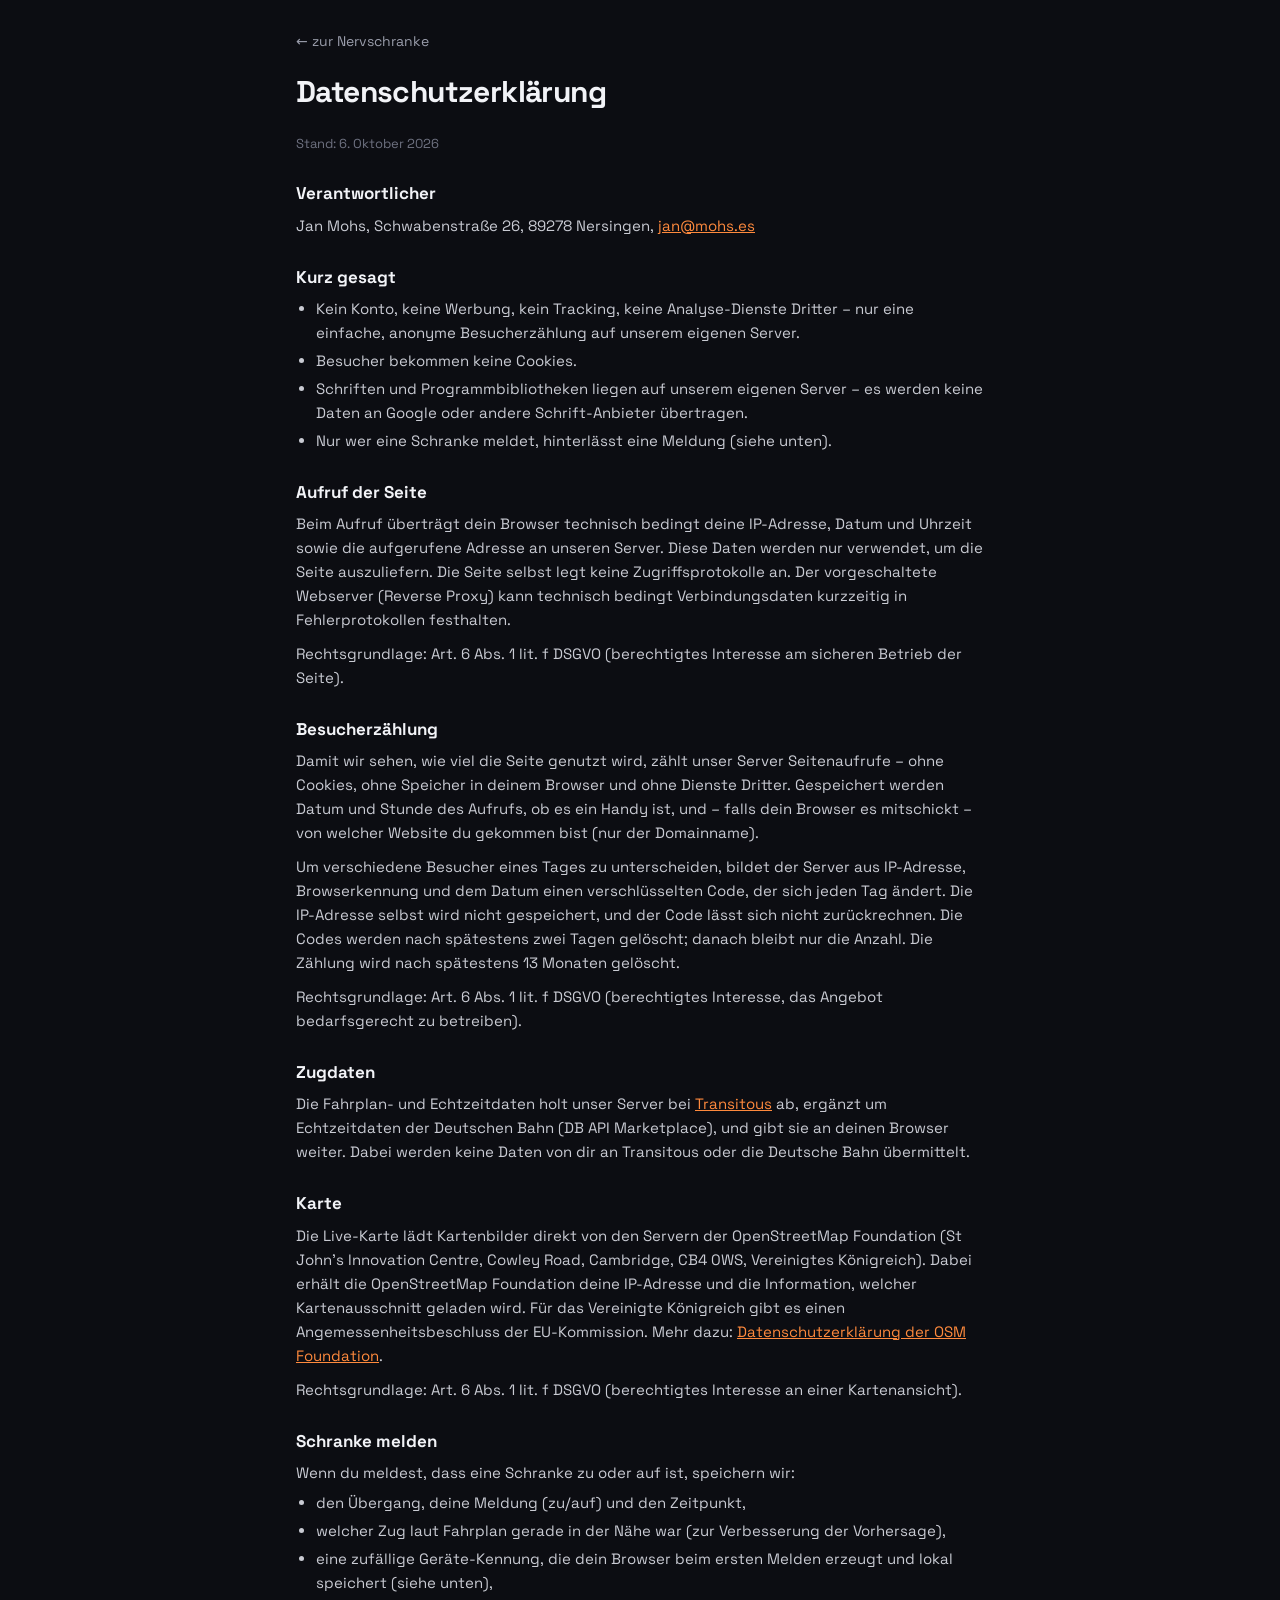
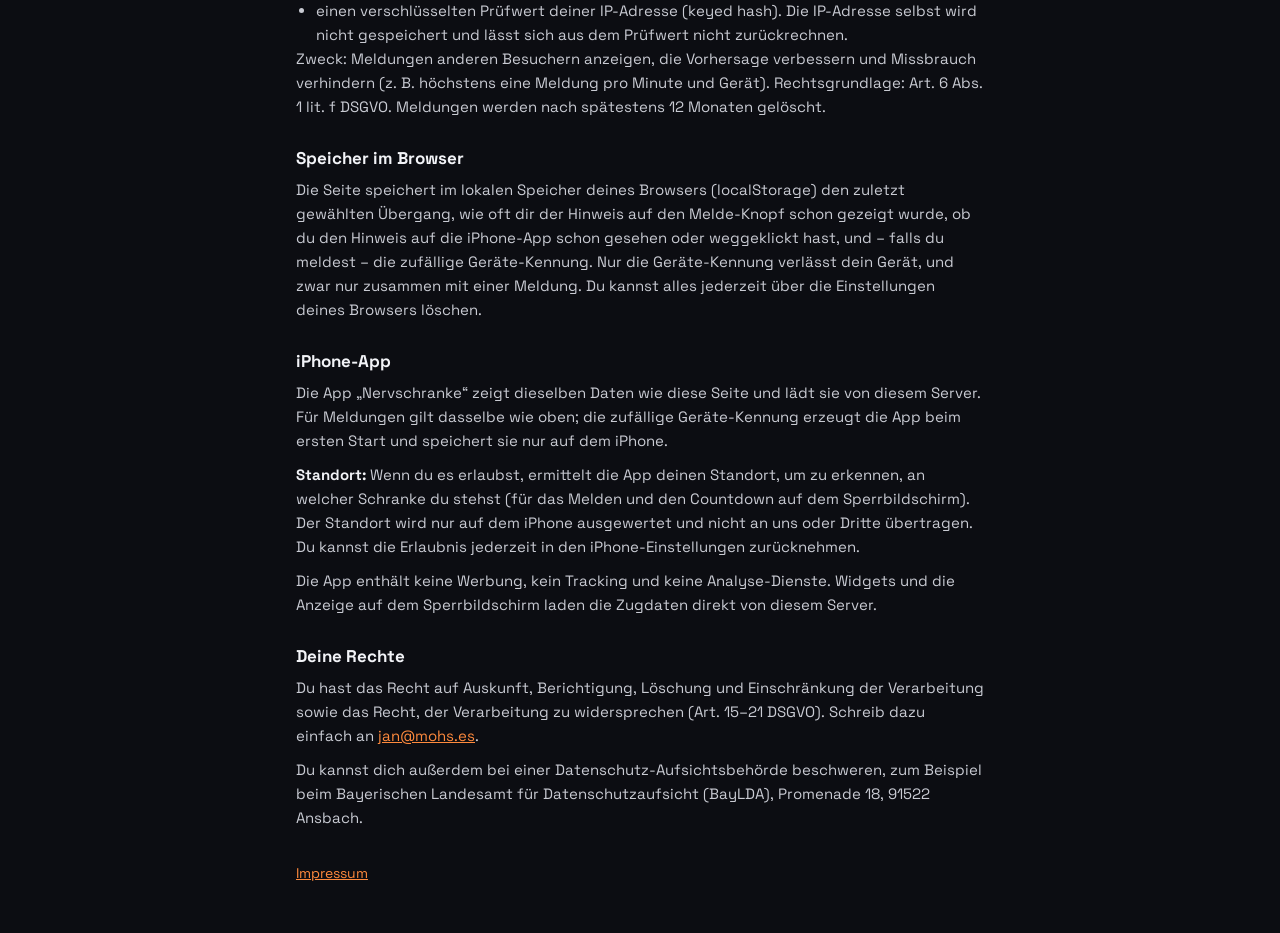
<file: datenschutz.html>
<!doctype html>
<html lang="de">
<head>
<meta charset="utf-8">
<meta name="viewport" content="width=device-width, initial-scale=1, viewport-fit=cover">
<title>Datenschutz – Nervschranke</title>
<meta name="theme-color" content="#0C0D12">
<link rel="icon" href="/static/favicon.svg" type="image/svg+xml">
<link rel="icon" href="/static/favicon-32.png" sizes="32x32" type="image/png">
<link rel="apple-touch-icon" href="/static/apple-touch-icon.png">
<link rel="stylesheet" href="/static/fonts.css">
<link rel="stylesheet" href="/static/text.css">
</head>
<body>
<main>
  <a class="back" href="/">← zur Nervschranke</a>
  <h1>Datenschutzerklärung</h1>
  <p class="stand">Stand: 6. Oktober 2026</p>

  <h2>Verantwortlicher</h2>
  <p>Jan Mohs, Schwabenstraße 26, 89278 Nersingen, <a href="mailto:jan@mohs.es">jan@mohs.es</a></p>

  <h2>Kurz gesagt</h2>
  <ul>
    <li>Kein Konto, keine Werbung, kein Tracking, keine Analyse-Dienste Dritter – nur eine einfache, anonyme Besucherzählung auf unserem eigenen Server.</li>
    <li>Besucher bekommen keine Cookies.</li>
    <li>Schriften und Programmbibliotheken liegen auf unserem eigenen Server – es werden keine Daten an Google oder andere Schrift-Anbieter übertragen.</li>
    <li>Nur wer eine Schranke meldet, hinterlässt eine Meldung (siehe unten).</li>
  </ul>

  <h2>Aufruf der Seite</h2>
  <p>Beim Aufruf überträgt dein Browser technisch bedingt deine IP-Adresse, Datum und Uhrzeit sowie die aufgerufene Adresse an unseren Server. Diese Daten werden nur verwendet, um die Seite auszuliefern. Die Seite selbst legt keine Zugriffsprotokolle an. Der vorgeschaltete Webserver (Reverse Proxy) kann technisch bedingt Verbindungsdaten kurzzeitig in Fehlerprotokollen festhalten.</p>
  <p>Rechtsgrundlage: Art. 6 Abs. 1 lit. f DSGVO (berechtigtes Interesse am sicheren Betrieb der Seite).</p>

  <h2>Besucherzählung</h2>
  <p>Damit wir sehen, wie viel die Seite genutzt wird, zählt unser Server Seitenaufrufe – ohne Cookies, ohne Speicher in deinem Browser und ohne Dienste Dritter. Gespeichert werden Datum und Stunde des Aufrufs, ob es ein Handy ist, und – falls dein Browser es mitschickt – von welcher Website du gekommen bist (nur der Domainname).</p>
  <p>Um verschiedene Besucher eines Tages zu unterscheiden, bildet der Server aus IP-Adresse, Browserkennung und dem Datum einen verschlüsselten Code, der sich jeden Tag ändert. Die IP-Adresse selbst wird nicht gespeichert, und der Code lässt sich nicht zurückrechnen. Die Codes werden nach spätestens zwei Tagen gelöscht; danach bleibt nur die Anzahl. Die Zählung wird nach spätestens 13 Monaten gelöscht.</p>
  <p>Rechtsgrundlage: Art. 6 Abs. 1 lit. f DSGVO (berechtigtes Interesse, das Angebot bedarfsgerecht zu betreiben).</p>

  <h2>Zugdaten</h2>
  <p>Die Fahrplan- und Echtzeitdaten holt unser Server bei <a href="https://transitous.org" target="_blank" rel="noopener">Transitous</a> ab, ergänzt um Echtzeitdaten der Deutschen Bahn (DB API Marketplace), und gibt sie an deinen Browser weiter. Dabei werden keine Daten von dir an Transitous oder die Deutsche Bahn übermittelt.</p>

  <h2>Karte</h2>
  <p>Die Live-Karte lädt Kartenbilder direkt von den Servern der OpenStreetMap Foundation (St John’s Innovation Centre, Cowley Road, Cambridge, CB4 0WS, Vereinigtes Königreich). Dabei erhält die OpenStreetMap Foundation deine IP-Adresse und die Information, welcher Kartenausschnitt geladen wird. Für das Vereinigte Königreich gibt es einen Angemessenheitsbeschluss der EU-Kommission. Mehr dazu: <a href="https://osmfoundation.org/wiki/Privacy_Policy" target="_blank" rel="noopener">Datenschutzerklärung der OSM Foundation</a>.</p>
  <p>Rechtsgrundlage: Art. 6 Abs. 1 lit. f DSGVO (berechtigtes Interesse an einer Kartenansicht).</p>

  <h2>Schranke melden</h2>
  <p>Wenn du meldest, dass eine Schranke zu oder auf ist, speichern wir:</p>
  <ul>
    <li>den Übergang, deine Meldung (zu/auf) und den Zeitpunkt,</li>
    <li>welcher Zug laut Fahrplan gerade in der Nähe war (zur Verbesserung der Vorhersage),</li>
    <li>eine zufällige Geräte-Kennung, die dein Browser beim ersten Melden erzeugt und lokal speichert (siehe unten),</li>
    <li>einen verschlüsselten Prüfwert deiner IP-Adresse (keyed hash). Die IP-Adresse selbst wird nicht gespeichert und lässt sich aus dem Prüfwert nicht zurückrechnen.</li>
  </ul>
  <p>Zweck: Meldungen anderen Besuchern anzeigen, die Vorhersage verbessern und Missbrauch verhindern (z. B. höchstens eine Meldung pro Minute und Gerät). Rechtsgrundlage: Art. 6 Abs. 1 lit. f DSGVO. Meldungen werden nach spätestens 12 Monaten gelöscht.</p>

  <h2>Speicher im Browser</h2>
  <p>Die Seite speichert im lokalen Speicher deines Browsers (localStorage) den zuletzt gewählten Übergang, wie oft dir der Hinweis auf den Melde-Knopf schon gezeigt wurde, ob du den Hinweis auf die iPhone-App schon gesehen oder weggeklickt hast, und – falls du meldest – die zufällige Geräte-Kennung. Nur die Geräte-Kennung verlässt dein Gerät, und zwar nur zusammen mit einer Meldung. Du kannst alles jederzeit über die Einstellungen deines Browsers löschen.</p>

  <h2>iPhone-App</h2>
  <p>Die App „Nervschranke“ zeigt dieselben Daten wie diese Seite und lädt sie von diesem Server. Für Meldungen gilt dasselbe wie oben; die zufällige Geräte-Kennung erzeugt die App beim ersten Start und speichert sie nur auf dem iPhone.</p>
  <p><b>Standort:</b> Wenn du es erlaubst, ermittelt die App deinen Standort, um zu erkennen, an welcher Schranke du stehst (für das Melden und den Countdown auf dem Sperrbildschirm). Der Standort wird nur auf dem iPhone ausgewertet und nicht an uns oder Dritte übertragen. Du kannst die Erlaubnis jederzeit in den iPhone-Einstellungen zurücknehmen.</p>
  <p>Die App enthält keine Werbung, kein Tracking und keine Analyse-Dienste. Widgets und die Anzeige auf dem Sperrbildschirm laden die Zugdaten direkt von diesem Server.</p>

  <h2>Deine Rechte</h2>
  <p>Du hast das Recht auf Auskunft, Berichtigung, Löschung und Einschränkung der Verarbeitung sowie das Recht, der Verarbeitung zu widersprechen (Art. 15–21 DSGVO). Schreib dazu einfach an <a href="mailto:jan@mohs.es">jan@mohs.es</a>.</p>
  <p>Du kannst dich außerdem bei einer Datenschutz-Aufsichtsbehörde beschweren, zum Beispiel beim Bayerischen Landesamt für Datenschutzaufsicht (BayLDA), Promenade 18, 91522 Ansbach.</p>

  <p class="foot"><a href="/impressum">Impressum</a></p>
</main>
</body>
</html>
</file>
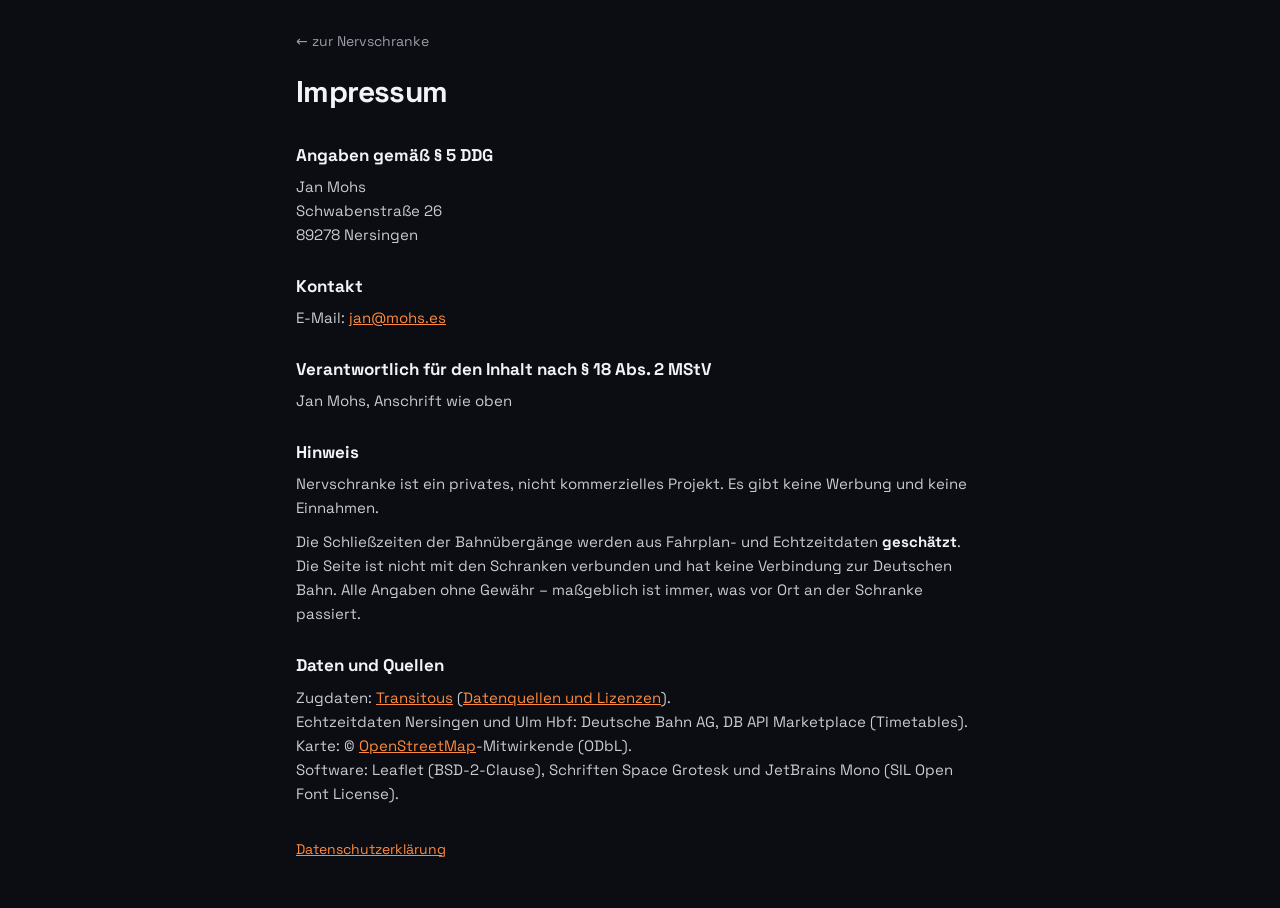
<file: impressum.html>
<!doctype html>
<html lang="de">
<head>
<meta charset="utf-8">
<meta name="viewport" content="width=device-width, initial-scale=1, viewport-fit=cover">
<title>Impressum – Nervschranke</title>
<meta name="theme-color" content="#0C0D12">
<link rel="icon" href="/static/favicon.svg" type="image/svg+xml">
<link rel="icon" href="/static/favicon-32.png" sizes="32x32" type="image/png">
<link rel="apple-touch-icon" href="/static/apple-touch-icon.png">
<link rel="stylesheet" href="/static/fonts.css">
<link rel="stylesheet" href="/static/text.css">
</head>
<body>
<main>
  <a class="back" href="/">← zur Nervschranke</a>
  <h1>Impressum</h1>

  <h2>Angaben gemäß § 5 DDG</h2>
  <p>Jan Mohs<br>Schwabenstraße 26<br>89278 Nersingen</p>

  <h2>Kontakt</h2>
  <p>E-Mail: <a href="mailto:jan@mohs.es">jan@mohs.es</a></p>

  <h2>Verantwortlich für den Inhalt nach § 18 Abs. 2 MStV</h2>
  <p>Jan Mohs, Anschrift wie oben</p>

  <h2>Hinweis</h2>
  <p>Nervschranke ist ein privates, nicht kommerzielles Projekt. Es gibt keine Werbung und keine Einnahmen.</p>
  <p>Die Schließzeiten der Bahnübergänge werden aus Fahrplan- und Echtzeitdaten <b>geschätzt</b>. Die Seite ist nicht mit den Schranken verbunden und hat keine Verbindung zur Deutschen Bahn. Alle Angaben ohne Gewähr – maßgeblich ist immer, was vor Ort an der Schranke passiert.</p>

  <h2>Daten und Quellen</h2>
  <p>Zugdaten: <a href="https://transitous.org" target="_blank" rel="noopener">Transitous</a>
    (<a href="https://transitous.org/sources/" target="_blank" rel="noopener">Datenquellen und Lizenzen</a>).<br>
    Echtzeitdaten Nersingen und Ulm Hbf: Deutsche Bahn AG, DB API Marketplace (Timetables).<br>
    Karte: © <a href="https://www.openstreetmap.org/copyright" target="_blank" rel="noopener">OpenStreetMap</a>-Mitwirkende (ODbL).<br>
    Software: Leaflet (BSD-2-Clause), Schriften Space Grotesk und JetBrains Mono (SIL Open Font License).</p>

  <p class="foot"><a href="/datenschutz">Datenschutzerklärung</a></p>
</main>
</body>
</html>
</file>
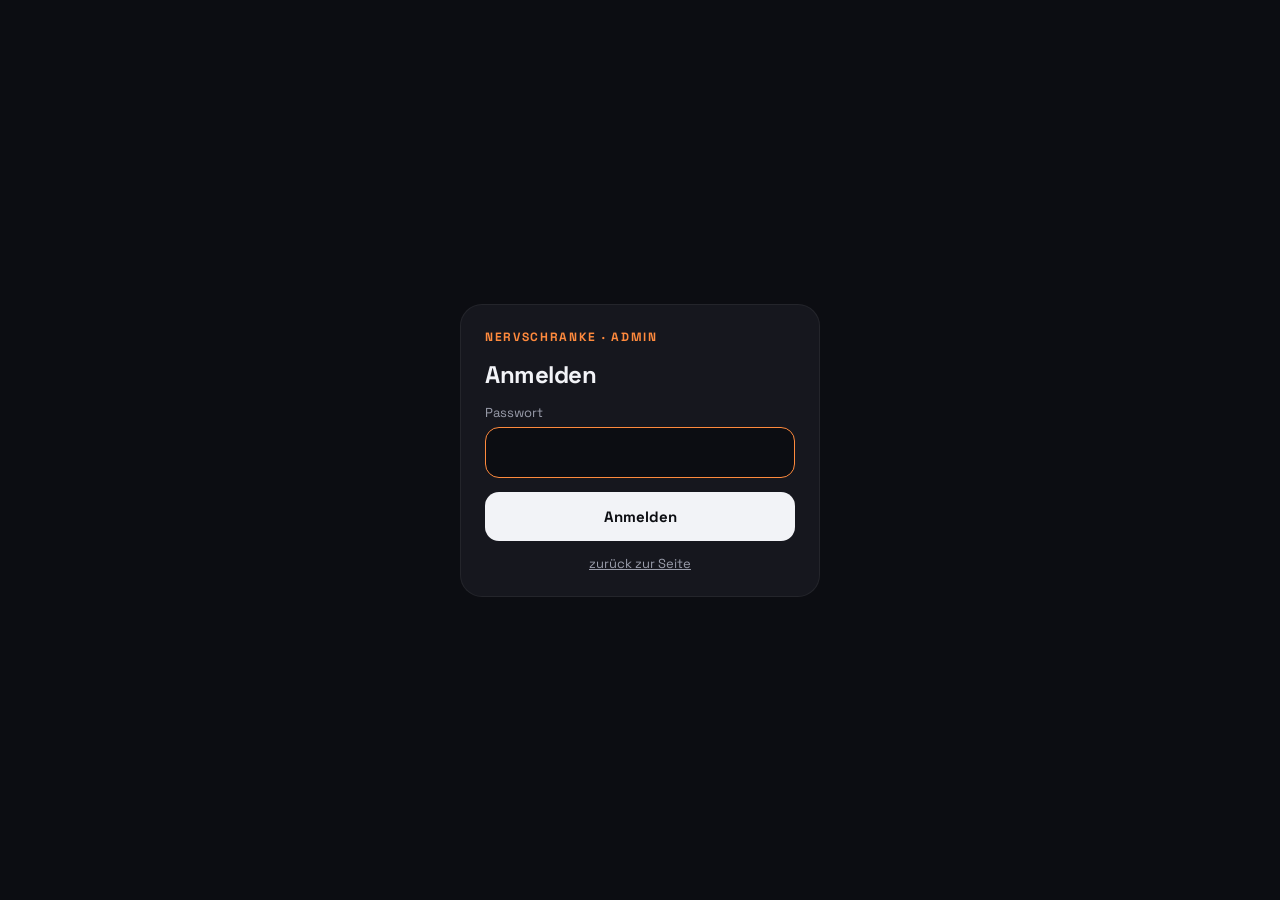
<file: login.html>
<!doctype html>
<html lang="de">
<head>
<meta charset="utf-8">
<meta name="viewport" content="width=device-width, initial-scale=1, viewport-fit=cover">
<meta name="robots" content="noindex">
<title>Nervschranke Admin</title>
<meta name="theme-color" content="#0C0D12">
<link rel="icon" href="/static/favicon.svg" type="image/svg+xml">
<link rel="icon" href="/static/favicon-32.png" sizes="32x32" type="image/png">
<link rel="apple-touch-icon" href="/static/apple-touch-icon.png">
<link rel="stylesheet" href="/static/fonts.css">
<style>
*{box-sizing:border-box;margin:0}
body{min-height:100vh;display:grid;place-items:center;padding:16px;background:#0C0D12;color:#F2F3F7;font-family:'Space Grotesk',system-ui,sans-serif}
form{width:100%;max-width:360px;background:#16171E;border:1px solid rgba(255,255,255,.06);border-radius:22px;padding:24px;display:flex;flex-direction:column;gap:14px}
.k{font-size:12px;font-weight:700;letter-spacing:.14em;color:#FF8A3D}
h1{font-size:24px;letter-spacing:-.02em}
label{font-size:13px;color:#9A9DAB}
input{width:100%;margin-top:6px;padding:14px;border-radius:14px;border:1.5px solid rgba(255,255,255,.1);background:#0C0D12;color:#F2F3F7;font:inherit;font-size:16px}
input:focus{outline:none;border-color:#FF8A3D}
button{padding:15px;border:0;border-radius:14px;background:#F2F3F7;color:#0C0D12;font:inherit;font-weight:700;font-size:15px;cursor:pointer}
.err{color:#FF6B5E;font-size:13px}
a{color:#9A9DAB;font-size:13px;text-align:center}
</style>
</head>
<body>
<form method="post" action="/admin/login">
  <div class="k">NERVSCHRANKE · ADMIN</div>
  <h1>Anmelden</h1>
  <div class="err" id="err" hidden></div>
  <label>Passwort<input type="password" name="passwort" autocomplete="current-password" required autofocus></label>
  <button type="submit">Anmelden</button>
  <a href="/">zurück zur Seite</a>
</form>
<script>
const f = new URLSearchParams(location.search).get("fehler");
if (f) { const e = document.getElementById("err"); e.hidden = false; e.textContent = f === "warte" ? "Kurz warten und nochmal versuchen." : "Passwort stimmt nicht."; }
</script>
</body>
</html>
</file>
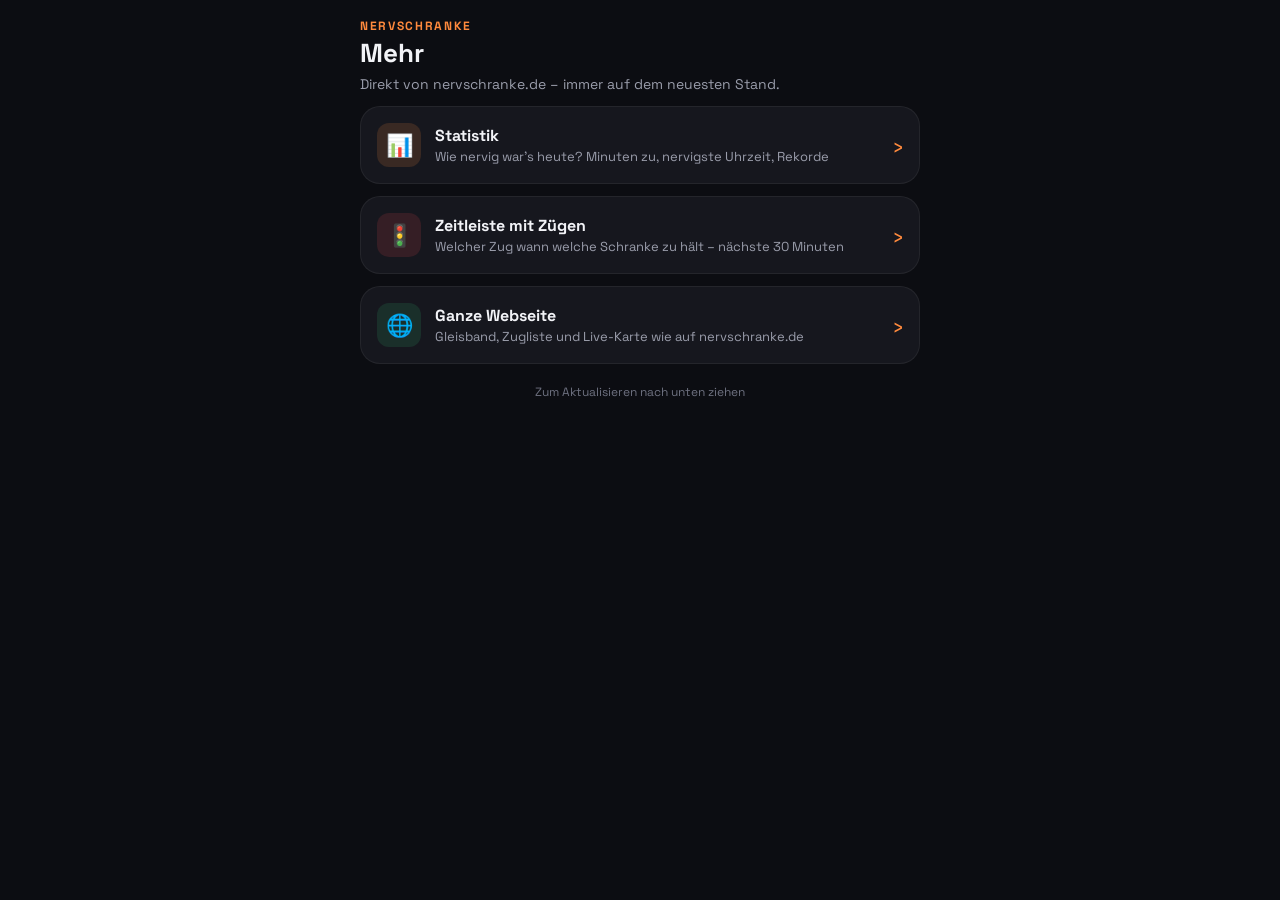
<file: mehr.html>
<!doctype html>
<html lang="de">
<head>
<meta charset="utf-8">
<meta name="viewport" content="width=device-width, initial-scale=1, viewport-fit=cover">
<title>Mehr – Nervschranke</title>
<meta name="theme-color" content="#0C0D12">
<meta name="robots" content="noindex">
<link rel="icon" href="/static/favicon.svg" type="image/svg+xml">
<link rel="stylesheet" href="/static/fonts.css">
<!-- „Mehr“ in der iPhone-App: Die App lädt diese Seite (/mehr?app=1). Was hier steht, erscheint in der App
     ohne App-Update – neue Funktionen der Webseite einfach hier eintragen. -->
<style>
:root{--bg:#0C0D12;--card:#16171E;--stroke:rgba(255,255,255,.06);--text:#F2F3F7;--muted:#9A9DAB;--dim:#6E7180;--orange:#FF8A3D;--green:#3DDC84}
*{box-sizing:border-box;margin:0;padding:0}
html,body{background:var(--bg);color:var(--text)}
body{font-family:'Space Grotesk',system-ui,sans-serif;-webkit-font-smoothing:antialiased;padding:18px 16px calc(24px + env(safe-area-inset-bottom))}
main{max-width:560px;margin:0 auto;display:flex;flex-direction:column;gap:12px}
.k{font-size:12px;font-weight:700;letter-spacing:.14em;color:var(--orange)}
h1{font-size:26px;font-weight:700;margin-top:2px}
.sub{font-size:14px;color:var(--muted);margin-top:4px;line-height:1.45}
a.it{display:flex;align-items:center;gap:14px;padding:16px;border-radius:20px;background:var(--card);border:1px solid var(--stroke);color:var(--text);text-decoration:none}
a.it:active{transform:scale(.99)}
.ic{width:44px;height:44px;border-radius:12px;display:grid;place-items:center;flex:none;font-size:22px}
.tx{flex:1;min-width:0}.tx b{display:block;font-size:16px}.tx span{display:block;font-size:13px;color:var(--muted);margin-top:2px;line-height:1.4}
.arr{color:var(--orange);font-size:22px}
.new{font-size:10px;font-weight:700;letter-spacing:.08em;color:#1A0E05;background:var(--green);padding:2px 6px;border-radius:6px;margin-left:6px;vertical-align:2px}
.foot{font-size:12px;color:var(--dim);text-align:center;margin-top:8px}
</style>
</head>
<body>
<main>
  <div><div class="k">NERVSCHRANKE</div><h1>Mehr</h1><div class="sub">Direkt von nervschranke.de – immer auf dem neuesten Stand.</div></div>
  <a class="it" href="/statistik?app=1"><span class="ic" style="background:rgba(255,138,61,.15)">📊</span>
    <span class="tx"><b>Statistik</b><span>Wie nervig war's heute? Minuten zu, nervigste Uhrzeit, Rekorde</span></span><span class="arr">›</span></a>
  <a class="it" href="/?app=1#tl"><span class="ic" style="background:rgba(229,72,77,.15)">🚦</span>
    <span class="tx"><b>Zeitleiste mit Zügen</b><span>Welcher Zug wann welche Schranke zu hält – nächste 30 Minuten</span></span><span class="arr">›</span></a>
  <a class="it" href="/?app=1"><span class="ic" style="background:rgba(61,220,132,.12)">🌐</span>
    <span class="tx"><b>Ganze Webseite</b><span>Gleisband, Zugliste und Live-Karte wie auf nervschranke.de</span></span><span class="arr">›</span></a>
  <div class="foot">Zum Aktualisieren nach unten ziehen</div>
</main>
</body>
</html>
</file>
<file: static/fonts.css>
/* Schriften liegen auf dem eigenen Server (keine Verbindung zu Google). Lizenz: SIL Open Font License 1.1 */
@font-face{font-family:'Space Grotesk';font-style:normal;font-display:swap;font-weight:300 700;src:url(/static/fonts/space-grotesk.woff2) format('woff2')}
@font-face{font-family:'JetBrains Mono';font-style:normal;font-display:swap;font-weight:100 800;src:url(/static/fonts/jetbrains-mono.woff2) format('woff2')}
</file>
<file: static/text.css>
*{box-sizing:border-box;margin:0;padding:0}
html,body{background:#0C0D12;color:#F2F3F7}
body{font-family:'Space Grotesk',system-ui,sans-serif;-webkit-font-smoothing:antialiased;line-height:1.6;padding:env(safe-area-inset-top) 0 env(safe-area-inset-bottom)}
main{max-width:720px;margin:0 auto;padding:28px 16px 48px}
h1{font-size:30px;letter-spacing:-.02em;margin:14px 0 18px}
h2{font-size:17px;margin:26px 0 6px}
p,li{color:#C9CBD3;font-size:15px}
p + p{margin-top:10px}
ul{margin:6px 0 0 20px}
li + li{margin-top:4px}
a{color:#FF8A3D}
a:hover{color:#FFB37A}
b{color:#F2F3F7}
.back{display:inline-block;font-size:14px;color:#9A9DAB;text-decoration:none}
.back:hover{color:#F2F3F7}
.foot{margin-top:32px;font-size:14px}
.stand{color:#6E7180;font-size:13px;margin-top:6px}
</file>
